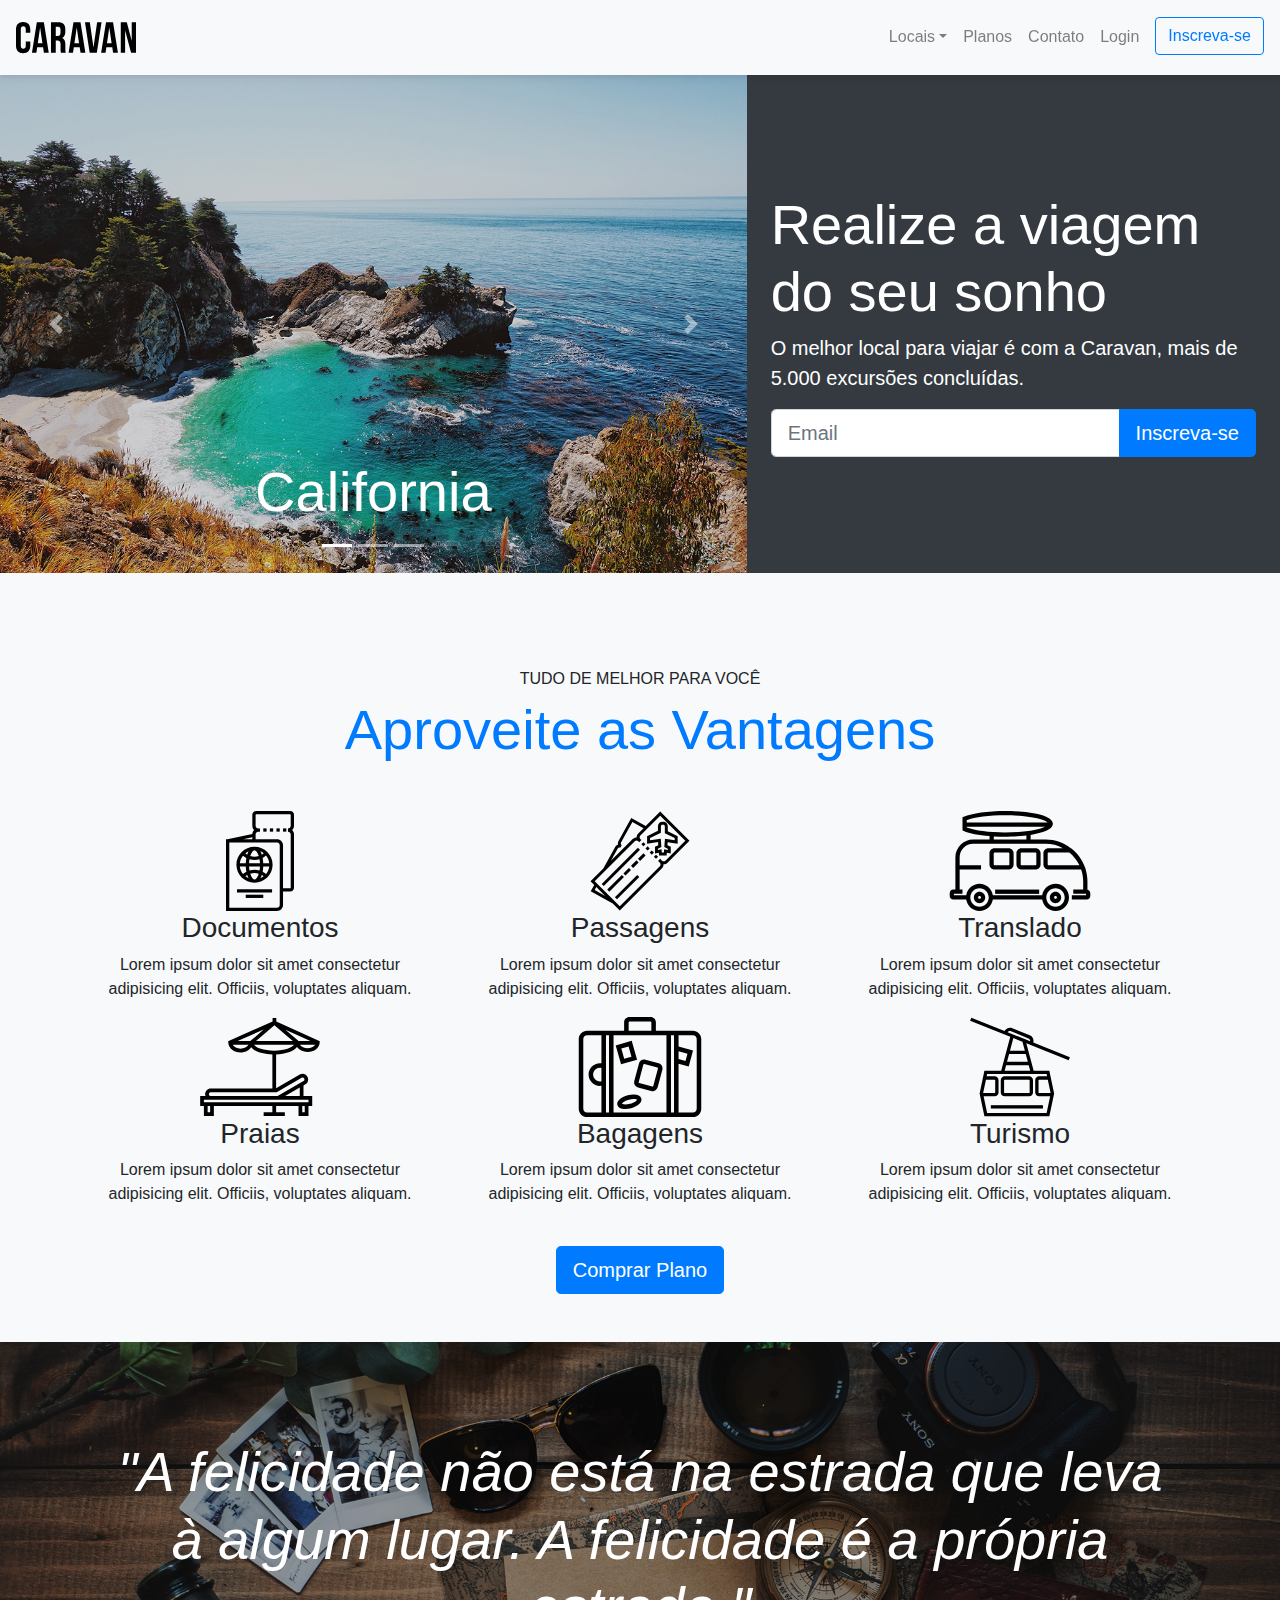
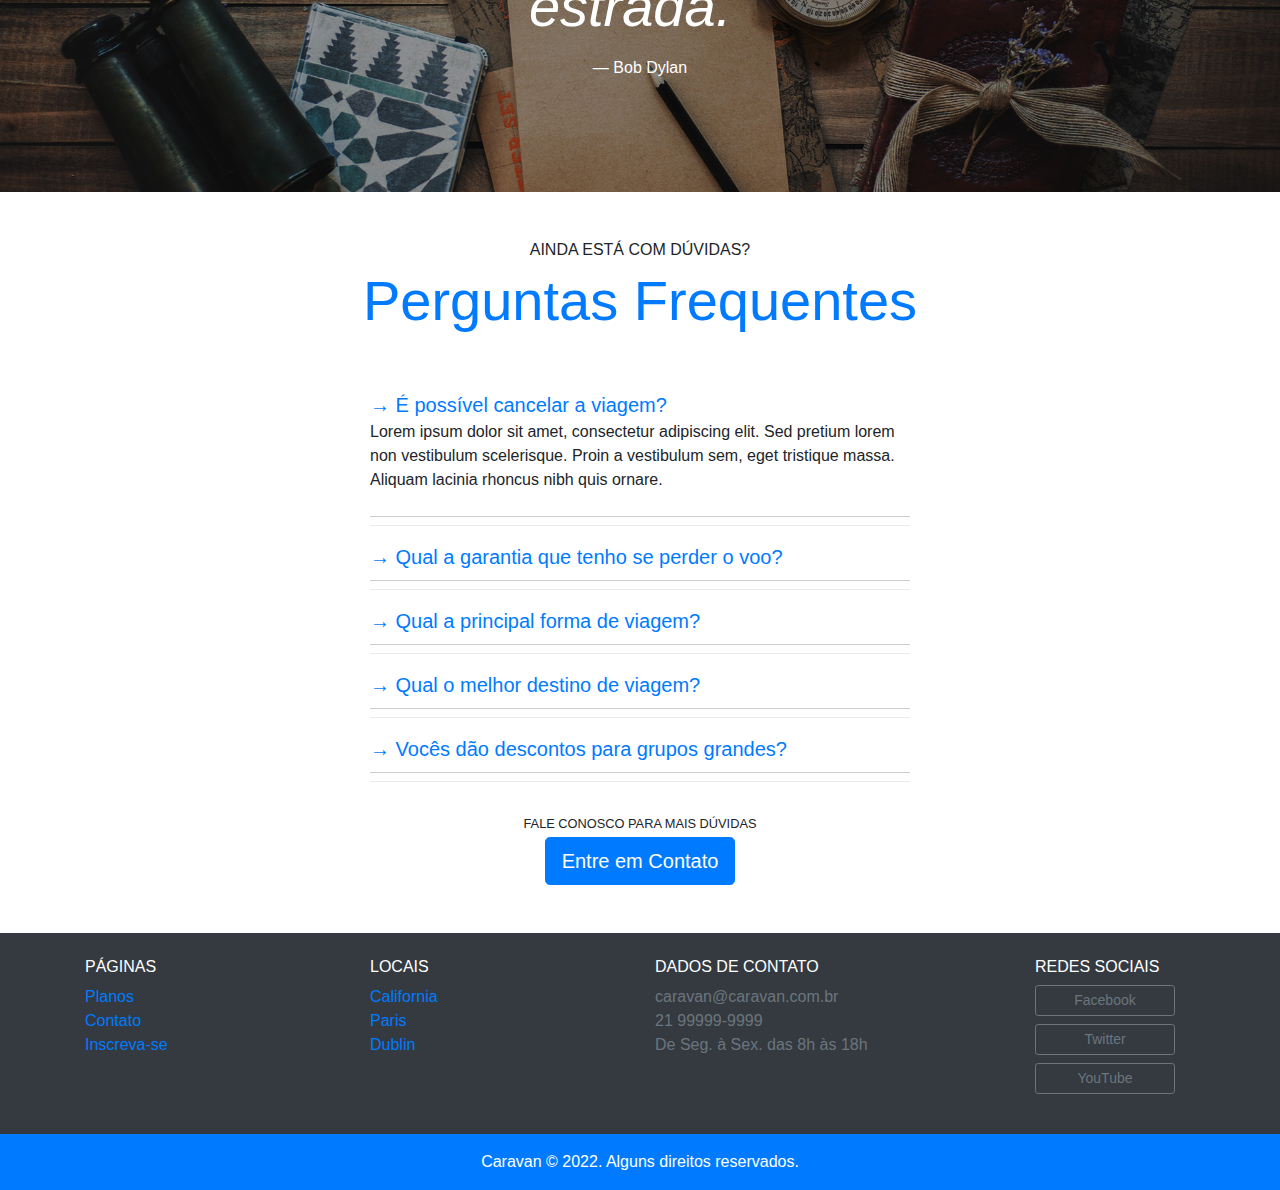
<file: index.html>
<!DOCTYPE html>
<html lang="pt-BR">

<head>
  <meta charset="UTF-8">
  <meta http-equiv="X-UA-Compatible" content="IE=edge">
  <meta name="viewport" content="width=device-width, initial-scale=1.0">
  <link rel="stylesheet" href="css/bootstrap.css">
  <link rel="stylesheet" href="css/style.css">
  <title>Caravan</title>
</head>

<body>
  <!-- Modal -->
  <div class="modal fade" id="modalLogin" tabindex="-1" role="dialog" aria-labelledby="modalLoginTitulo"
    aria-hidden="true">
    <div class="modal-dialog" role="document">
      <div class="modal-content">
        <div class="modal-header">
          <h5 class="modal-title" id="modalLoginTitulo">Entre na sua Conta</h5>
          <button type="button" class="close" data-dismiss="modal" aria-label="Close">
            <span aria-hidden="true">&times;</span>
          </button>
        </div>
        <div class="modal-body">
          <form>
            <div class="form-group">
              <label for="loginEmail">Email</label>
              <input type="email" class="form-control" id="loginEmail">
            </div>
            <div class="form-group">
              <label for="loginSenha">Senha</label>
              <input type="password" class="form-control" id="loginSenha">
            </div>
            <button type="submit" class="btn btn-primary">Entrar na Conta</button>
            <small class="form-text text-muted">Esqueceu a senha? <a href="#">Clique aqui</a>.</small>
          </form>
        </div>
      </div>
    </div>
  </div>
  <!-- Fecha Modal -->

  <header>
    <nav class="navbar navbar-expand-md navbar-light bg-light fixed-top py-3 box-shadow">
      <a href="index.html" class="navbar-brand">
        <img src="./img/caravan.svg" alt="Caravan">
      </a>

      <button class="navbar-toggler" type="button" data-toggle="collapse" data-target="#navbarSupportedContent"
        aria-controls="navbarSupportedContent" aria-expanded="false" aria-label="Toggle navigation">
        <span class="navbar-toggler-icon"></span>
      </button>

      <div class="collapse navbar-collapse" id="navbarSupportedContent">
        <ul class="navbar-nav ml-auto">
          <li class="nav-item dropdown">
            <a href="#" class="nav-link dropdown-toggle" id="navbarDropdown" role="button" data-toggle="dropdown"
              aria-haspopup="true" aria-expanded="false">Locais</a>
            <div class="dropdown-menu" aria-labelledby="navbarDropdown">
              <a href="local.html" class="dropdown-item">California</a>
              <a href="local.html" class="dropdown-item">Dublin</a>
              <a href="local.html" class="dropdown-item">Paris</a>
            </div>
          </li>
          <li class="nav-item">
            <a href="./planos.html" class="nav-link">Planos</a>
          </li>
          <li class="nav-item">
            <a href="./contato.html" class="nav-link">Contato</a>
          </li>
          <li class="nav-item">
            <a href="#" class="nav-link" data-toggle="modal" data-target="#modalLogin">Login</a>
          </li>
          <li class="nav-item">
            <a href="./inscricao.html" class="btn btn-outline-primary ml-md-2">Inscreva-se</a>
          </li>
        </ul>
      </div>
    </nav>
  </header>

  <main>
    <section class="container-fluid">
      <div class="row bg-dark text-white">
        <div class="col-lg-7 p-0">
          <div id="carouselCidades" class="carousel slide" data-ride="carousel">
            <ol class="carousel-indicators">
              <li data-target="#carouselCidades" data-slide-to="0" class="active"></li>
              <li data-target="#carouselCidades" data-slide-to="1"></li>
              <li data-target="#carouselCidades" data-slide-to="2"></li>
            </ol>
            <div class="carousel-inner">
              <div class="carousel-item active">
                <img class="d-block w-100" src="img/california.jpg" alt="California">
                <div class="carousel-caption">
                  <h3 class="display-4">California</h3>
                </div>
              </div>
              <div class="carousel-item">
                <img class="d-block w-100" src="img/paris.jpg" alt="Paris">
                <div class="carousel-caption">
                  <h3 class="display-4">Paris</h3>
                </div>
              </div>
              <div class="carousel-item">
                <img class="d-block w-100" src="img/dublin.jpg" alt="Dublin">
                <div class="carousel-caption">
                  <h3 class="display-4">Dublin</h3>
                </div>
              </div>
            </div>
            <a class="carousel-control-prev" href="#carouselCidades" role="button" data-slide="prev">
              <span class="carousel-control-prev-icon" aria-hidden="true"></span>
              <span class="sr-only">Anterior</span>
            </a>
            <a class="carousel-control-next" href="#carouselCidades" role="button" data-slide="next">
              <span class="carousel-control-next-icon" aria-hidden="true"></span>
              <span class="sr-only">Próximo</span>
            </a>
          </div>
        </div>
        <div class="col-lg-5 p-4 align-self-center">
          <h1 class="display-4">Realize a viagem do seu sonho</h1>
          <p class="lead">O melhor local para viajar é com a Caravan, mais de 5.000 excursões concluídas.</p>
          <form action="">
            <div class="input-group input-group-lg">
              <input type="text" class="form-control" placeholder="Email" aria-label="Email">
              <span class="input-group-append">
                <button class="btn btn-primary" type="button">Inscreva-se</button>
              </span>
            </div>
          </form>
        </div>
      </div>
    </section>

    <section class="py-5 bg-light text-center">
      <div class="container">
        <div class="my-5">
          <span class="h6 d-block">TUDO DE MELHOR PARA VOCÊ</span>
          <h2 class="display-4 text-primary">Aproveite as Vantagens</h2>
        </div>

        <div class="row">
          <div class="col-xl-4 col-md-6">
            <div style="height: 100px;" class="d-flex justify-content-center">
              <img src="./img/icones/documentos.svg" alt="Passaporte">
            </div>
            <h3>Documentos</h3>
            <p>Lorem ipsum dolor sit amet consectetur adipisicing elit. Officiis, voluptates aliquam.</p>
          </div>
          <div class="col-xl-4 col-md-6">
            <div style="height: 100px;" class="d-flex justify-content-center">
              <img src="./img/icones/passagens.svg" alt="Passagens">
            </div>
            <h3>Passagens</h3>
            <p>Lorem ipsum dolor sit amet consectetur adipisicing elit. Officiis, voluptates aliquam.</p>
          </div>
          <div class="col-xl-4 col-md-6">
            <div style="height: 100px;" class="d-flex justify-content-center">
              <img src="./img/icones/translado.svg" alt="Translado">
            </div>
            <h3>Translado</h3>
            <p>Lorem ipsum dolor sit amet consectetur adipisicing elit. Officiis, voluptates aliquam.</p>
          </div>
          <div class="col-xl-4 col-md-6">
            <div style="height: 100px;" class="d-flex justify-content-center">
              <img src="./img/icones/praias.svg" alt="Praias">
            </div>
            <h3>Praias</h3>
            <p>Lorem ipsum dolor sit amet consectetur adipisicing elit. Officiis, voluptates aliquam.</p>
          </div>
          <div class="col-xl-4 col-md-6">
            <div style="height: 100px;" class="d-flex justify-content-center">
              <img src="./img/icones/bagagens.svg" alt="Bagagens">
            </div>
            <h3>Bagagens</h3>
            <p>Lorem ipsum dolor sit amet consectetur adipisicing elit. Officiis, voluptates aliquam.</p>
          </div>
          <div class="col-xl-4 col-md-6">
            <div style="height: 100px;" class="d-flex justify-content-center">
              <img src="./img/icones/turismo.svg" alt="Turismo">
            </div>
            <h3>Turismo</h3>
            <p>Lorem ipsum dolor sit amet consectetur adipisicing elit. Officiis, voluptates aliquam.</p>
          </div>
        </div>

        <a href="./planos.html" class="btn btn-primary btn-lg mt-4">Comprar Plano</a>
      </div>
    </section>

    <section id="home-quote" class="p-md-5">
      <blockquote class="blockquote text-center text-white p-md-5 p-3">
        <p class="display-4">
          <em>
            "A felicidade não está na estrada que leva à algum lugar. A felicidade é a própria estrada."
          </em>
        </p>
        <footer class="blockquote-footer text-white">Bob Dylan</footer>
      </blockquote>
    </section>

    <section class="container">
      <div class="my-5 text-center">
        <span class="h6 d-block">AINDA ESTÁ COM DÚVIDAS?</span>
        <h2 class="display-4 text-primary">Perguntas Frequentes</h2>
      </div>
      <div class="row justify-content-center">
        <div class="col-md-6" id="perguntasFrequentes">

          <div class="pergunta py-2">
            <a class="lead" data-toggle="collapse" href="#pergunta1" aria-expanded="true" aria-controls="pergunta1">→ É
              possível cancelar a viagem?</a>
            <div id="pergunta1" class="collapse show" data-parent="#perguntasFrequentes" role="tabpanel">
              <p>Lorem ipsum dolor sit amet, consectetur adipiscing elit. Sed pretium lorem non vestibulum scelerisque.
                Proin a vestibulum sem, eget tristique massa. Aliquam lacinia rhoncus nibh quis ornare.</p>
            </div>
          </div>

          <div class="dropdown-divider"></div>
          <div class="pergunta py-2">
            <a class="lead" data-toggle="collapse" href="#pergunta2" aria-expanded="true" aria-controls="pergunta2">→
              Qual a garantia que tenho se perder o voo?</a>
            <div id="pergunta2" class="collapse" data-parent="#perguntasFrequentes" role="tabpanel">
              <p>Lorem ipsum dolor sit amet, consectetur adipiscing elit. Sed pretium lorem non vestibulum scelerisque.
                Proin a vestibulum sem, eget tristique massa. Aliquam lacinia rhoncus nibh quis ornare.</p>
            </div>
          </div>
          <div class="dropdown-divider"></div>
          <div class="pergunta py-2">
            <a class="lead" data-toggle="collapse" href="#pergunta3" aria-expanded="true" aria-controls="pergunta3">→
              Qual a principal forma de viagem?</a>
            <div id="pergunta3" class="collapse" data-parent="#perguntasFrequentes" role="tabpanel">
              <p>Lorem ipsum dolor sit amet, consectetur adipiscing elit. Sed pretium lorem non vestibulum scelerisque.
                Proin a vestibulum sem, eget tristique massa. Aliquam lacinia rhoncus nibh quis ornare.</p>
            </div>
          </div>
          <div class="dropdown-divider"></div>
          <div class="pergunta py-2">
            <a class="lead" data-toggle="collapse" href="#pergunta4" aria-expanded="true" aria-controls="pergunta4">→
              Qual o melhor destino de viagem?</a>
            <div id="pergunta4" class="collapse" data-parent="#perguntasFrequentes" role="tabpanel">
              <p>Lorem ipsum dolor sit amet, consectetur adipiscing elit. Sed pretium lorem non vestibulum scelerisque.
                Proin a vestibulum sem, eget tristique massa. Aliquam lacinia rhoncus nibh quis ornare.</p>
            </div>
          </div>
          <div class="dropdown-divider"></div>
          <div class="pergunta py-2">
            <a class="lead" data-toggle="collapse" href="#pergunta5" aria-expanded="true" aria-controls="pergunta5">→
              Vocês dão descontos para grupos grandes?</a>
            <div id="pergunta5" class="collapse" data-parent="#perguntasFrequentes" role="tabpanel">
              <p>Lorem ipsum dolor sit amet, consectetur adipiscing elit. Sed pretium lorem non vestibulum scelerisque.
                Proin a vestibulum sem, eget tristique massa. Aliquam lacinia rhoncus nibh quis ornare.</p>
            </div>
          </div>
          <div class="dropdown-divider"></div>
        </div>
      </div>
      <div class="text-center my-4">
        <p class="small m-1">FALE CONOSCO PARA MAIS DÚVIDAS</p>
        <a class="btn btn-primary btn-lg" href="contato.html">Entre em Contato</a>
      </div>
    </section>
  </main>

  <footer class="bg-dark text-white mt-5">
    <div class="container py-4">
      <div class="row">
        <div class="col-md-3 col-6">
          <h4 class="h6">PÁGINAS</h4>
          <ul class="list-unstyled">
            <li><a href="planos.html">Planos</a></li>
            <li><a href="contato.html">Contato</a></li>
            <li><a href="inscricao.html">Inscreva-se</a></li>
          </ul>
        </div>
        <div class="col-md-3 col-6">
          <h4 class="h6">LOCAIS</h4>
          <ul class="list-unstyled">
            <li><a href="locais.html">California</a></li>
            <li><a href="locais.html">Paris</a></li>
            <li><a href="locais.html">Dublin</a></li>
          </ul>
        </div>
        <div class="col-md-4">
          <h4 class="h6">DADOS DE CONTATO</h4>
          <ul class="list-unstyled text-secondary">
            <li>caravan@caravan.com.br</li>
            <li>21 99999-9999</li>
            <li>De Seg. à Sex. das 8h às 18h</li>
          </ul>
        </div>
        <div class="col-md-2">
          <h4 class="h6">REDES SOCIAIS</h4>
          <ul class="list-unstyled">
            <li><a href="#" style="max-width: 140px;"
                class="btn btn-outline-secondary btn-sm btn-block mb-2">Facebook</a></li>
            <li><a href="#" style="max-width: 140px;"
                class="btn btn-outline-secondary btn-sm btn-block mb-2">Twitter</a></li>
            <li><a href="#" style="max-width: 140px;"
                class="btn btn-outline-secondary btn-sm btn-block mb-2">YouTube</a></li>
          </ul>
        </div>
      </div>
    </div>

    <div class="bg-primary text-center py-3">
      <p class="mb-0">Caravan © 2022. Alguns direitos reservados.</p>
    </div>
  </footer>

  <script type="text/javascript" src="js/jquery-3.2.1.slim.min.js"></script>
  <script type="text/javascript" src="js/popper.min.js"></script>
  <script type="text/javascript" src="js/bootstrap.js"></script>
  <script type="text/javascript" src="js/app.js"></script>
</body>

</html>
</file>
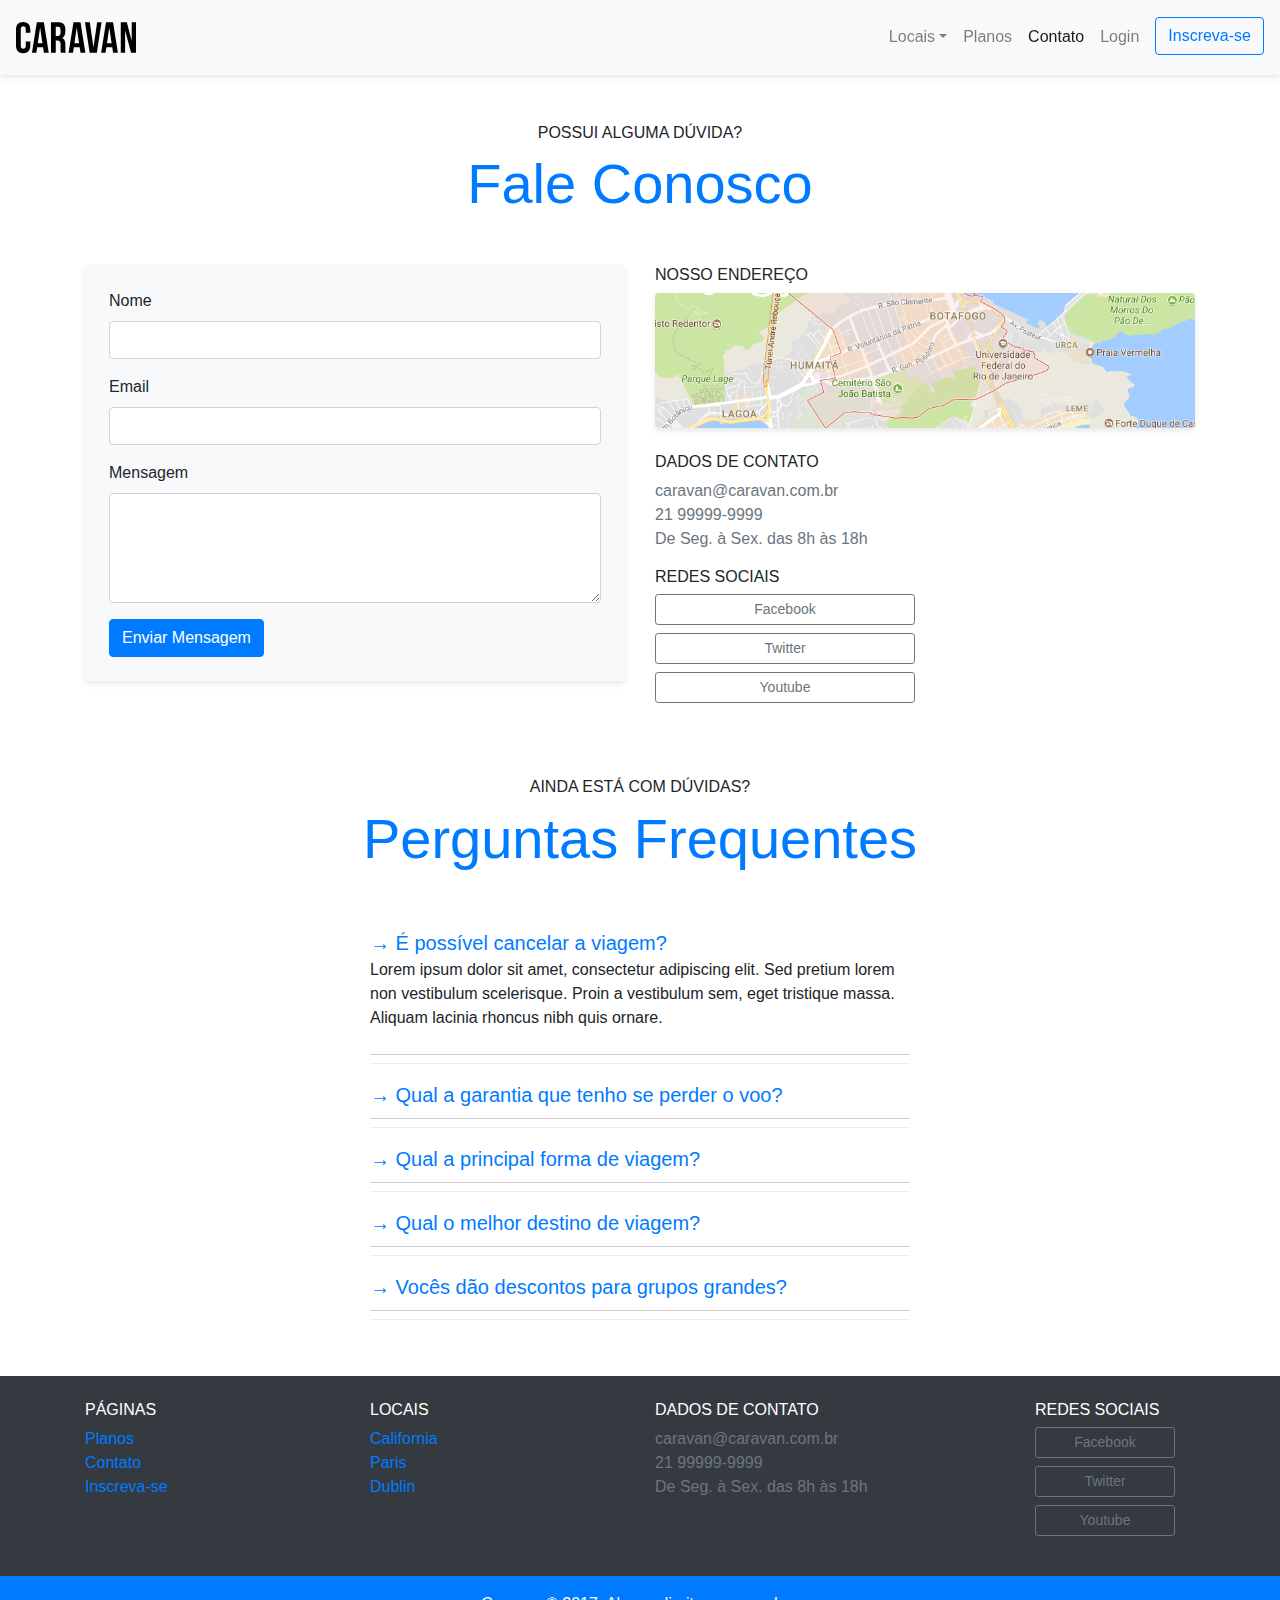
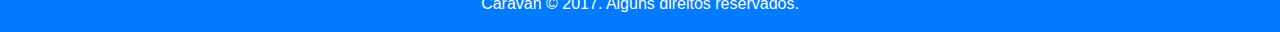
<file: contato.html>
<!DOCTYPE html>
<html lang="pt-BR">

<head>
  <meta charset="UTF-8">
  <meta http-equiv="X-UA-Compatible" content="IE=edge">
  <meta name="viewport" content="width=device-width, initial-scale=1.0">
  <link rel="stylesheet" href="css/bootstrap.css">
  <link rel="stylesheet" href="css/style.css">
  <title>Caravan - Contato</title>
</head>

<body>
  <!-- Modal -->
  <div class="modal fade" id="modalLogin" tabindex="-1" role="dialog" aria-labelledby="modalLoginTitulo"
    aria-hidden="true">
    <div class="modal-dialog" role="document">
      <div class="modal-content">
        <div class="modal-header">
          <h5 class="modal-title" id="modalLoginTitulo">Entre na sua Conta</h5>
          <button type="button" class="close" data-dismiss="modal" aria-label="Close">
            <span aria-hidden="true">&times;</span>
          </button>
        </div>
        <div class="modal-body">
          <form>
            <div class="form-group">
              <label for="loginEmail">Email</label>
              <input type="email" class="form-control" id="loginEmail">
            </div>
            <div class="form-group">
              <label for="loginSenha">Senha</label>
              <input type="password" class="form-control" id="loginSenha">
            </div>
            <button type="submit" class="btn btn-primary">Entrar na Conta</button>
            <small class="form-text text-muted">Esqueceu a senha? <a href="#">Clique aqui</a>.</small>
          </form>
        </div>
      </div>
    </div>
  </div>
  <!-- Fecha Modal -->

  <header>
    <nav class="navbar navbar-expand-md navbar-light bg-light fixed-top py-3 box-shadow">
      <a href="index.html" class="navbar-brand">
        <img src="./img/caravan.svg" alt="Caravan">
      </a>

      <button class="navbar-toggler" type="button" data-toggle="collapse" data-target="#navbarSupportedContent"
        aria-controls="navbarSupportedContent" aria-expanded="false" aria-label="Toggle navigation">
        <span class="navbar-toggler-icon"></span>
      </button>

      <div class="collapse navbar-collapse" id="navbarSupportedContent">
        <ul class="navbar-nav ml-auto">
          <li class="nav-item dropdown">
            <a href="#" class="nav-link dropdown-toggle" id="navbarDropdown" role="button" data-toggle="dropdown"
              aria-haspopup="true" aria-expanded="false">Locais</a>
            <div class="dropdown-menu" aria-labelledby="navbarDropdown">
              <a href="local.html" class="dropdown-item">California</a>
              <a href="local.html" class="dropdown-item">Dublin</a>
              <a href="local.html" class="dropdown-item">Paris</a>
            </div>
          </li>
          <li class="nav-item">
            <a href="./planos.html" class="nav-link">Planos</a>
          </li>
          <li class="nav-item">
            <a href="./contato.html" class="nav-link active">Contato</a>
          </li>
          <li class="nav-item">
            <a href="#" class="nav-link" data-toggle="modal" data-target="#modalLogin">Login</a>
          </li>
          <li class="nav-item">
            <a href="./inscricao.html" class="btn btn-outline-primary ml-md-2">Inscreva-se</a>
          </li>
        </ul>
      </div>
    </nav>
  </header>

  <main>
    <section class="container">
      <div class="my-5 text-center">
        <span class="h6 d-block">POSSUI ALGUMA DÚVIDA?</span>
        <h1 class="display-4 text-primary">Fale Conosco</h1>
      </div>
      <div class="row">
        <div class="col-lg mb-5">
          <form class="bg-light rounded p-4 box-shadow" action="">
            <div class="form-group">
              <label for="clienteNome">Nome</label>
              <input type="text" class="form-control" id="clienteNome">
            </div>
            <div class="form-group">
              <label for="clienteEmail">Email</label>
              <input type="email" class="form-control" id="clienteEmail">
            </div>
            <div class="form-group">
              <label for="clienteMensagem">Mensagem</label>
              <textarea id="clienteMensagem" class="form-control" rows="4"></textarea>
            </div>
            <button type="submit" class="btn btn-primary">Enviar Mensagem</button>
          </form>
        </div>
        <div class="col-lg">
          <h2 class="h6">NOSSO ENDEREÇO</h2>
          <a href="#"><img class="img-fluid box-shadow rounded mb-4" src="img/mapa.png" alt="Endereço da Empresa"></a>

          <h2 class="h6">DADOS DE CONTATO</h2>
          <ul class="list-unstyled text-secondary">
            <li>caravan@caravan.com.br</li>
            <li>21 99999-9999</li>
            <li>De Seg. à Sex. das 8h às 18h</li>
          </ul>

          <h2 class="h6">REDES SOCIAIS</h2>
          <ul class="list-unstyled" style="max-width: 260px">
            <li><a class="btn btn-outline-secondary btn-sm btn-block mb-2" href="#">Facebook</a></li>
            <li><a class="btn btn-outline-secondary btn-sm btn-block mb-2" href="#">Twitter</a></li>
            <li><a class="btn btn-outline-secondary btn-sm btn-block mb-2" href="#">Youtube</a></li>
          </ul>
        </div>
      </div>
    </section>

    <section class="container">
      <div class="my-5 text-center">
        <span class="h6 d-block">AINDA ESTÁ COM DÚVIDAS?</span>
        <h2 class="display-4 text-primary">Perguntas Frequentes</h2>
      </div>
      <div class="row justify-content-center">
        <div class="col-md-6" id="perguntasFrequentes" data-children=".pergunta">
          <div class="pergunta py-2">
            <a class="lead" data-toggle="collapse" data-parent="#perguntasFrequentes" href="#pergunta1"
              aria-expanded="true" aria-controls="pergunta1">→ É possível cancelar a viagem?</a>
            <div id="pergunta1" class="collapse show" role="tabpanel">
              <p>Lorem ipsum dolor sit amet, consectetur adipiscing elit. Sed pretium lorem non vestibulum scelerisque.
                Proin a vestibulum sem, eget tristique massa. Aliquam lacinia rhoncus nibh quis ornare.</p>
            </div>
          </div>
          <div class="dropdown-divider"></div>
          <div class="pergunta py-2">
            <a class="lead" data-toggle="collapse" data-parent="#perguntasFrequentes" href="#pergunta2"
              aria-expanded="true" aria-controls="pergunta2">→ Qual a garantia que tenho se perder o voo?</a>
            <div id="pergunta2" class="collapse" role="tabpanel">
              <p>Lorem ipsum dolor sit amet, consectetur adipiscing elit. Sed pretium lorem non vestibulum scelerisque.
                Proin a vestibulum sem, eget tristique massa. Aliquam lacinia rhoncus nibh quis ornare.</p>
            </div>
          </div>
          <div class="dropdown-divider"></div>
          <div class="pergunta py-2">
            <a class="lead" data-toggle="collapse" data-parent="#perguntasFrequentes" href="#pergunta3"
              aria-expanded="true" aria-controls="pergunta3">→ Qual a principal forma de viagem?</a>
            <div id="pergunta3" class="collapse" role="tabpanel">
              <p>Lorem ipsum dolor sit amet, consectetur adipiscing elit. Sed pretium lorem non vestibulum scelerisque.
                Proin a vestibulum sem, eget tristique massa. Aliquam lacinia rhoncus nibh quis ornare.</p>
            </div>
          </div>
          <div class="dropdown-divider"></div>
          <div class="pergunta py-2">
            <a class="lead" data-toggle="collapse" data-parent="#perguntasFrequentes" href="#pergunta4"
              aria-expanded="true" aria-controls="pergunta4">→ Qual o melhor destino de viagem?</a>
            <div id="pergunta4" class="collapse" role="tabpanel">
              <p>Lorem ipsum dolor sit amet, consectetur adipiscing elit. Sed pretium lorem non vestibulum scelerisque.
                Proin a vestibulum sem, eget tristique massa. Aliquam lacinia rhoncus nibh quis ornare.</p>
            </div>
          </div>
          <div class="dropdown-divider"></div>
          <div class="pergunta py-2">
            <a class="lead" data-toggle="collapse" data-parent="#perguntasFrequentes" href="#pergunta5"
              aria-expanded="true" aria-controls="pergunta5">→ Vocês dão descontos para grupos grandes?</a>
            <div id="pergunta5" class="collapse" role="tabpanel">
              <p>Lorem ipsum dolor sit amet, consectetur adipiscing elit. Sed pretium lorem non vestibulum scelerisque.
                Proin a vestibulum sem, eget tristique massa. Aliquam lacinia rhoncus nibh quis ornare.</p>
            </div>
          </div>
          <div class="dropdown-divider"></div>
        </div>
      </div>
    </section>

    <footer class="bg-dark text-white mt-5">
      <div class="container py-4">
        <div class="row">
          <div class="col-md-3 col-6">
            <h4 class="h6">PÁGINAS</h4>
            <ul class="list-unstyled">
              <li><a href="planos.html">Planos</a></li>
              <li><a href="contato.html">Contato</a></li>
              <li><a href="inscricao.html">Inscreva-se</a></li>
            </ul>
          </div>
          <div class="col-md-3 col-6">
            <h4 class="h6">LOCAIS</h4>
            <ul class="list-unstyled">
              <li><a href="local.html">California</a></li>
              <li><a href="local.html">Paris</a></li>
              <li><a href="local.html">Dublin</a></li>
            </ul>
          </div>
          <div class="col-md-4">
            <h4 class="h6">DADOS DE CONTATO</h4>
            <ul class="list-unstyled text-secondary">
              <li>caravan@caravan.com.br</li>
              <li>21 99999-9999</li>
              <li>De Seg. à Sex. das 8h às 18h</li>
            </ul>
          </div>
          <div class="col-md-2">
            <h4 class="h6">REDES SOCIAIS</h4>
            <ul class="list-unstyled">
              <li><a class="btn btn-outline-secondary btn-sm btn-block mb-2" href="#"
                  style="max-width: 140px">Facebook</a></li>
              <li><a class="btn btn-outline-secondary btn-sm btn-block mb-2" href="#"
                  style="max-width: 140px">Twitter</a></li>
              <li><a class="btn btn-outline-secondary btn-sm btn-block mb-2" href="#"
                  style="max-width: 140px">Youtube</a></li>
            </ul>
          </div>
        </div>
      </div>
      <div class="bg-primary text-center py-3">
        <p class="mb-0">Caravan © 2017. Alguns direitos reservados.</p>
      </div>
    </footer>

    <script type="text/javascript" src="js/jquery-3.2.1.slim.min.js"></script>
    <script type="text/javascript" src="js/popper.min.js"></script>
    <script type="text/javascript" src="js/bootstrap.js"></script>
    <script type="text/javascript" src="js/app.js"></script>
</body>

</html>
</file>
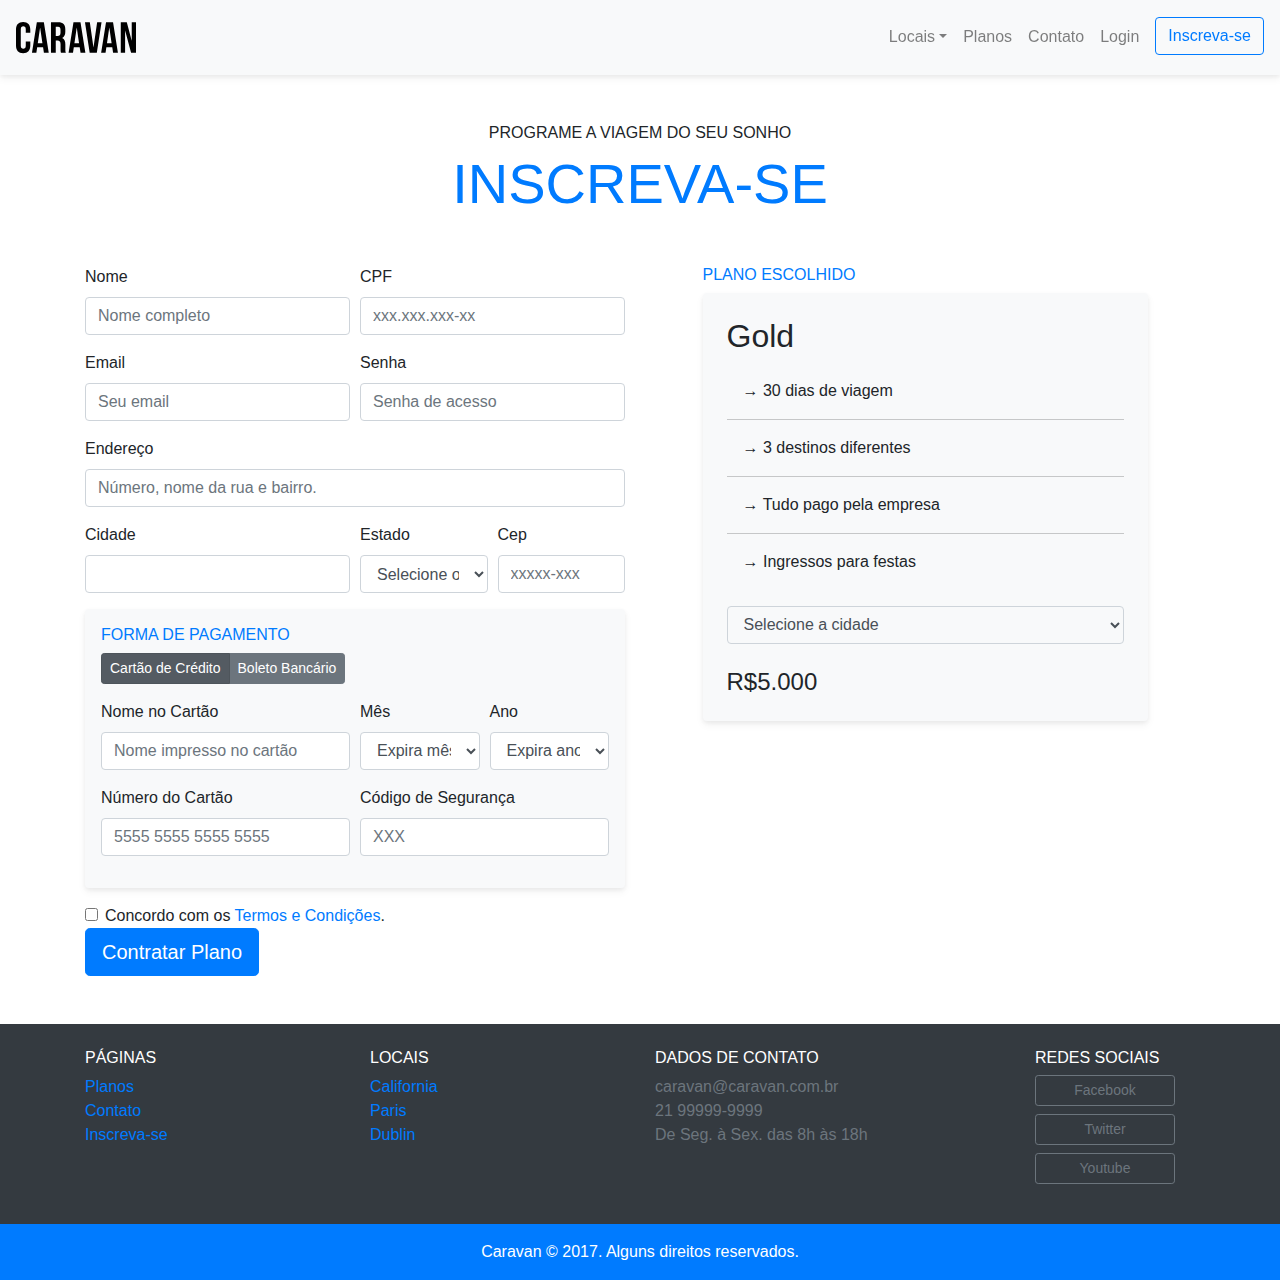
<file: inscricao.html>
<!DOCTYPE html>
<html lang="pt-BR">

<head>
  <meta charset="UTF-8">
  <meta http-equiv="X-UA-Compatible" content="IE=edge">
  <meta name="viewport" content="width=device-width, initial-scale=1.0">
  <link rel="stylesheet" href="css/bootstrap.css">
  <link rel="stylesheet" href="css/style.css">
  <title>Caravan - Inscrição</title>
</head>

<body>
  <!-- Modal -->
  <div class="modal fade" id="modalLogin" tabindex="-1" role="dialog" aria-labelledby="modalLoginTitulo"
    aria-hidden="true">
    <div class="modal-dialog" role="document">
      <div class="modal-content">
        <div class="modal-header">
          <h5 class="modal-title" id="modalLoginTitulo">Entre na sua Conta</h5>
          <button type="button" class="close" data-dismiss="modal" aria-label="Close">
            <span aria-hidden="true">&times;</span>
          </button>
        </div>
        <div class="modal-body">
          <form>
            <div class="form-group">
              <label for="loginEmail">Email</label>
              <input type="email" class="form-control" id="loginEmail">
            </div>
            <div class="form-group">
              <label for="loginSenha">Senha</label>
              <input type="password" class="form-control" id="loginSenha">
            </div>
            <button type="submit" class="btn btn-primary">Entrar na Conta</button>
            <small class="form-text text-muted">Esqueceu a senha? <a href="#">Clique aqui</a>.</small>
          </form>
        </div>
      </div>
    </div>
  </div>
  <!-- Fecha Modal -->

  <header>
    <nav class="navbar navbar-expand-md navbar-light bg-light fixed-top py-3 box-shadow">
      <a href="index.html" class="navbar-brand">
        <img src="./img/caravan.svg" alt="Caravan">
      </a>

      <button class="navbar-toggler" type="button" data-toggle="collapse" data-target="#navbarSupportedContent"
        aria-controls="navbarSupportedContent" aria-expanded="false" aria-label="Toggle navigation">
        <span class="navbar-toggler-icon"></span>
      </button>

      <div class="collapse navbar-collapse" id="navbarSupportedContent">
        <ul class="navbar-nav ml-auto">
          <li class="nav-item dropdown">
            <a href="#" class="nav-link dropdown-toggle" id="navbarDropdown" role="button" data-toggle="dropdown"
              aria-haspopup="true" aria-expanded="false">Locais</a>
            <div class="dropdown-menu" aria-labelledby="navbarDropdown">
              <a href="local.html" class="dropdown-item">California</a>
              <a href="local.html" class="dropdown-item">Dublin</a>
              <a href="local.html" class="dropdown-item">Paris</a>
            </div>
          </li>
          <li class="nav-item">
            <a href="./planos.html" class="nav-link">Planos</a>
          </li>
          <li class="nav-item">
            <a href="./contato.html" class="nav-link">Contato</a>
          </li>
          <li class="nav-item">
            <a href="#" class="nav-link" data-toggle="modal" data-target="#modalLogin">Login</a>
          </li>
          <li class="nav-item">
            <a href="./inscricao.html" class="btn btn-outline-primary ml-md-2">Inscreva-se</a>
          </li>
        </ul>
      </div>
    </nav>
  </header>

  <main>
    <section class="container">
      <div class="my-5 text-center">
        <span class="h6 d-block">PROGRAME A VIAGEM DO SEU SONHO</span>
        <h1 class="display-4 text-primary">INSCREVA-SE</h1>
      </div>
      <div class="row">
        <form class="col-lg-6" action="">
          <div class="form-row">
            <div class="form-group col-md-6">
              <label for="inputNome">Nome</label>
              <input type="text" class="form-control" id="inputNome" placeholder="Nome completo">
            </div>
            <div class="form-group col-md-6">
              <label for="inputCPF">CPF</label>
              <input type="text" class="form-control" id="inputCPF" placeholder="xxx.xxx.xxx-xx">
            </div>
            <div class="form-group col-md-6">
              <label for="inputEmail">Email</label>
              <input type="email" class="form-control" id="inputEmail" placeholder="Seu email">
            </div>
            <div class="form-group col-md-6">
              <label for="inputSenha">Senha</label>
              <input type="password" class="form-control" id="inputSenha" placeholder="Senha de acesso">
            </div>
            <div class="form-group col-12">
              <label for="inputEndereco">Endereço</label>
              <input type="text" class="form-control" id="inputEndereco" placeholder="Número, nome da rua e bairro.">
            </div>
            <div class="form-group col-md-6">
              <label for="inputCidade">Cidade</label>
              <input type="text" class="form-control" id="inputCidade">
            </div>
            <div class="form-group col-md-3 col-6">
              <label for="inputCidade">Estado</label>
              <select id="inputCidade" class="form-control">
                <option>Selecione o Estado</option>
                <option>Rio de Janeiro</option>
                <option>São Paulo</option>
                <option>Paraná</option>
                <option>Ceará</option>
                <option>Acre</option>
                <option>Goiás</option>
              </select>
            </div>
            <div class="form-group col-md-3 col-6">
              <label for="inputCidade">Cep</label>
              <input type="text" class="form-control" id="inputCidade" placeholder="xxxxx-xxx">
            </div>
          </div>
          <div class="bg-light rounded box-shadow p-3 form-group">
            <h2 class="h6 text-primary">FORMA DE PAGAMENTO</h2>
            <nav class="nav btn-group mb-3" id="formaPagamento" role="tablist">
              <button type="button" class="btn btn-secondary active btn-sm" id="nav-cartao-tab" data-toggle="tab"
                href="#nav-cartao" role="tab" aria-controls="nav-cartao" aria-selected="true">Cartão de Crédito</button>
              <button type="button" class="btn btn-secondary btn-sm" id="nav-boleto-tab" data-toggle="tab"
                href="#nav-boleto" role="tab" aria-controls="nav-boleto" aria-selected="false">Boleto Bancário</button>
            </nav>
            <div class="tab-content" id="formaPagamentoConteudo">
              <div class="tab-pane fade show active" id="nav-cartao" role="tabpanel" aria-labelledby="nav-cartao-tab">
                <div class="form-row">
                  <div class="form-group col-md-6">
                    <label for="inputNomeCartao">Nome no Cartão</label>
                    <input type="text" class="form-control" id="inputNomeCartao" placeholder="Nome impresso no cartão">
                  </div>
                  <div class="form-group col-md-3 col-6">
                    <label for="inputCidade">Mês</label>
                    <select id="inputCidade" class="form-control">
                      <option>Expira mês...</option>
                      <option>01</option>
                      <option>02</option>
                      <option>03</option>
                      <option>04</option>
                      <option>05</option>
                    </select>
                  </div>
                  <div class="form-group col-md-3 col-6">
                    <label for="inputAno">Ano</label>
                    <select id="inputAno" class="form-control">
                      <option>Expira ano...</option>
                      <option>2017</option>
                      <option>2018</option>
                      <option>2019</option>
                    </select>
                  </div>
                  <div class="form-group col-md-6">
                    <label for="inputNumeroCartao">Número do Cartão</label>
                    <input type="text" class="form-control" id="inputNumeroCartao" placeholder="5555 5555 5555 5555">
                  </div>
                  <div class="form-group col-md-6">
                    <label for="inputCodigo">Código de Segurança</label>
                    <input type="text" class="form-control" id="inputCodigo" placeholder="XXX">
                  </div>
                </div>
              </div>
              <div class="tab-pane fade" id="nav-boleto" role="tabpanel" aria-labelledby="nav-boleto-tab">
                <p class="lead">Clique em contratar plano que enviaremos um boleto para o seu e-mail.</p>
              </div>
            </div>
          </div>

          <div class="form-check">
            <label class="form-check-label">
              <input type="checkbox" class="form-check-input">
              Concordo com os <a href="#">Termos e Condições</a>.
            </label>
          </div>

          <button type="submit" class="btn btn-primary btn-lg">Contratar Plano</button>

        </form>

        <div class="col-lg-5 mx-auto order-first order-lg-1 mb-5">
          <h2 class="h6 text-primary">PLANO ESCOLHIDO</h2>
          <div class="bg-light rounded p-4 box-shadow">
            <h2>Gold</h2>
            <ul class="lista-plano list-unstyled">
              <li>→ 30 dias de viagem</li>
              <li>→ 3 destinos diferentes</li>
              <li>→ Tudo pago pela empresa</li>
              <li>→ Ingressos para festas</li>
            </ul>
            <form>
              <div class="form-group">
                <select class="form-control bg-light" id="inputCidades">
                  <option>Selecione a cidade</option>
                  <option>California</option>
                  <option>Paris</option>
                  <option>Dublin</option>
                </select>
              </div>
            </form>
            <div class="row mt-4">
              <div class="col">
                <span class="h4">R$5.000</span>
              </div>
            </div>
          </div>
        </div>
      </div>
    </section>

    <footer class="bg-dark text-white mt-5">
      <div class="container py-4">
        <div class="row">
          <div class="col-md-3 col-6">
            <h4 class="h6">PÁGINAS</h4>
            <ul class="list-unstyled">
              <li><a href="planos.html">Planos</a></li>
              <li><a href="contato.html">Contato</a></li>
              <li><a href="inscricao.html">Inscreva-se</a></li>
            </ul>
          </div>
          <div class="col-md-3 col-6">
            <h4 class="h6">LOCAIS</h4>
            <ul class="list-unstyled">
              <li><a href="local.html">California</a></li>
              <li><a href="local.html">Paris</a></li>
              <li><a href="local.html">Dublin</a></li>
            </ul>
          </div>
          <div class="col-md-4">
            <h4 class="h6">DADOS DE CONTATO</h4>
            <ul class="list-unstyled text-secondary">
              <li>caravan@caravan.com.br</li>
              <li>21 99999-9999</li>
              <li>De Seg. à Sex. das 8h às 18h</li>
            </ul>
          </div>
          <div class="col-md-2">
            <h4 class="h6">REDES SOCIAIS</h4>
            <ul class="list-unstyled">
              <li><a class="btn btn-outline-secondary btn-sm btn-block mb-2" href="#"
                  style="max-width: 140px">Facebook</a></li>
              <li><a class="btn btn-outline-secondary btn-sm btn-block mb-2" href="#"
                  style="max-width: 140px">Twitter</a></li>
              <li><a class="btn btn-outline-secondary btn-sm btn-block mb-2" href="#"
                  style="max-width: 140px">Youtube</a></li>
            </ul>
          </div>
        </div>
      </div>
      <div class="bg-primary text-center py-3">
        <p class="mb-0">Caravan © 2017. Alguns direitos reservados.</p>
      </div>
    </footer>

    <script type="text/javascript" src="js/jquery-3.2.1.slim.min.js"></script>
    <script type="text/javascript" src="js/popper.min.js"></script>
    <script type="text/javascript" src="js/bootstrap.js"></script>
    <script type="text/javascript" src="js/app.js"></script>
</body>

</html>
</file>
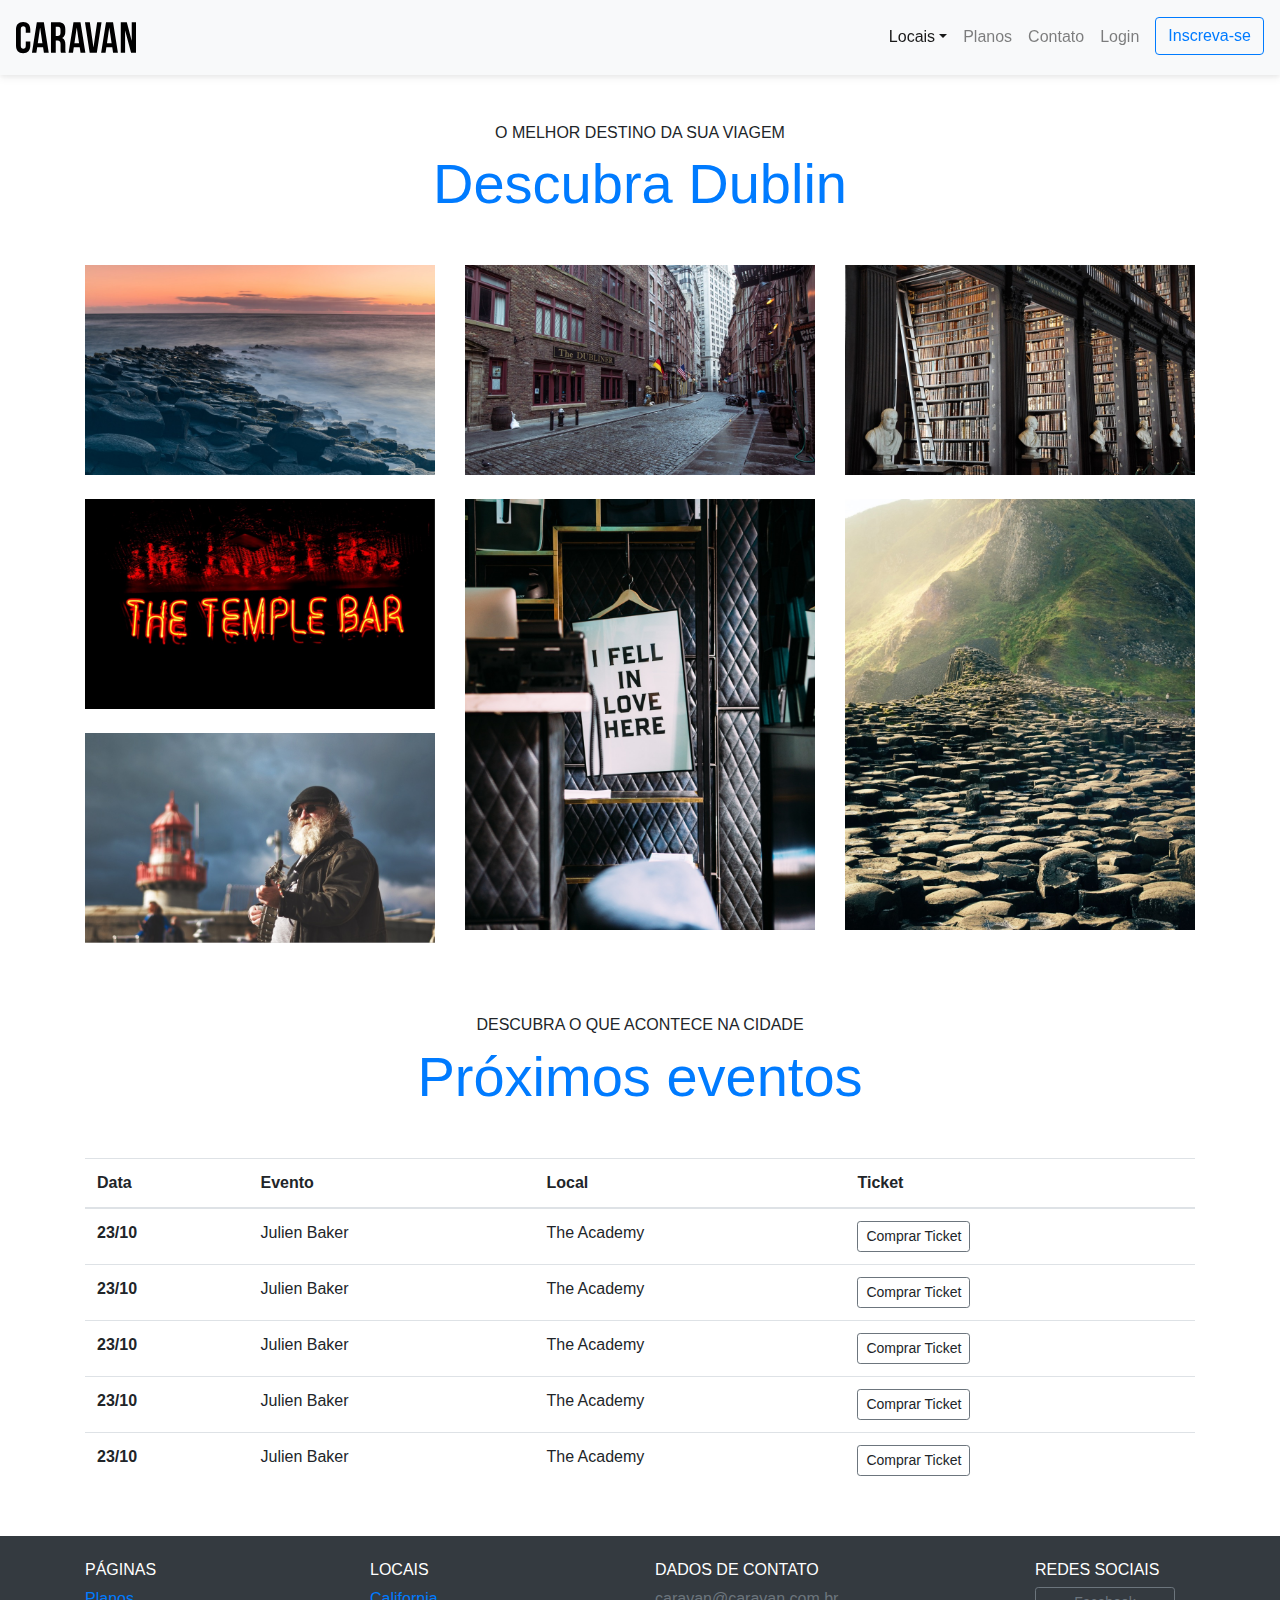
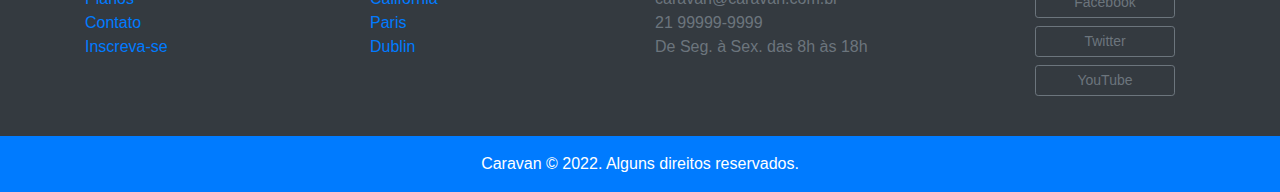
<file: local.html>
<!DOCTYPE html>
<html lang="pt-BR">

<head>
  <meta charset="UTF-8">
  <meta http-equiv="X-UA-Compatible" content="IE=edge">
  <meta name="viewport" content="width=device-width, initial-scale=1.0">
  <link rel="stylesheet" href="css/bootstrap.css">
  <link rel="stylesheet" href="css/style.css">
  <title>Caravan - Local</title>
</head>

<body>
  <!-- Modal -->
  <div class="modal fade" id="modalLogin" tabindex="-1" role="dialog" aria-labelledby="modalLoginTitulo"
    aria-hidden="true">
    <div class="modal-dialog" role="document">
      <div class="modal-content">
        <div class="modal-header">
          <h5 class="modal-title" id="modalLoginTitulo">Entre na sua Conta</h5>
          <button type="button" class="close" data-dismiss="modal" aria-label="Close">
            <span aria-hidden="true">&times;</span>
          </button>
        </div>
        <div class="modal-body">
          <form>
            <div class="form-group">
              <label for="loginEmail">Email</label>
              <input type="email" class="form-control" id="loginEmail">
            </div>
            <div class="form-group">
              <label for="loginSenha">Senha</label>
              <input type="password" class="form-control" id="loginSenha">
            </div>
            <button type="submit" class="btn btn-primary">Entrar na Conta</button>
            <small class="form-text text-muted">Esqueceu a senha? <a href="#">Clique aqui</a>.</small>
          </form>
        </div>
      </div>
    </div>
  </div>
  <!-- Fecha Modal -->

  <header>
    <nav class="navbar navbar-expand-md navbar-light bg-light fixed-top py-3 box-shadow">
      <a href="index.html" class="navbar-brand">
        <img src="./img/caravan.svg" alt="Caravan">
      </a>

      <button class="navbar-toggler" type="button" data-toggle="collapse" data-target="#navbarSupportedContent"
        aria-controls="navbarSupportedContent" aria-expanded="false" aria-label="Toggle navigation">
        <span class="navbar-toggler-icon"></span>
      </button>

      <div class="collapse navbar-collapse" id="navbarSupportedContent">
        <ul class="navbar-nav ml-auto">
          <li class="nav-item dropdown">
            <a href="#" class="nav-link dropdown-toggle active" id="navbarDropdown" role="button" data-toggle="dropdown"
              aria-haspopup="true" aria-expanded="false">Locais</a>
            <div class="dropdown-menu" aria-labelledby="navbarDropdown">
              <a href="local.html" class="dropdown-item">California</a>
              <a href="local.html" class="dropdown-item">Dublin</a>
              <a href="local.html" class="dropdown-item">Paris</a>
            </div>
          </li>
          <li class="nav-item">
            <a href="./planos.html" class="nav-link">Planos</a>
          </li>
          <li class="nav-item">
            <a href="./contato.html" class="nav-link">Contato</a>
          </li>
          <li class="nav-item">
            <a href="#" class="nav-link" data-toggle="modal" data-target="#modalLogin">Login</a>
          </li>
          <li class="nav-item">
            <a href="./inscricao.html" class="btn btn-outline-primary ml-md-2">Inscreva-se</a>
          </li>
        </ul>
      </div>
    </nav>
  </header>

  <main>
    <section class="container">
      <div class="text-center my-5">
        <span class="h6 d-block">O MELHOR DESTINO DA SUA VIAGEM</span>
        <h1 class="display-4 text-primary">Descubra Dublin</h1>
      </div>
      <div class="row">
        <div class="col-md">
          <img src="./img/local/foto-1.jpg" alt="Foto 1" class="img-fluid mb-4">
          <img src="./img/local/foto-2.jpg" alt="Foto 2" class="img-fluid mb-4">
          <img src="./img/local/foto-3.jpg" alt="Foto 3" class="img-fluid mb-4">
        </div>
        <div class="col-md">
          <img src="./img/local/foto-4.jpg" alt="Foto 4" class="img-fluid mb-4">
          <img src="./img/local/foto-5.jpg" alt="Foto 5" class="img-fluid mb-4">
        </div>
        <div class="col-md">
          <img src="./img/local/foto-6.jpg" alt="Foto 6" class="img-fluid mb-4">
          <img src="./img/local/foto-7.jpg" alt="Foto 7" class="img-fluid mb-4">
        </div>
      </div>
    </section>

    <section class="container">
      <div class="text-center my-5">
        <span class="h6 d-block">DESCUBRA O QUE ACONTECE NA CIDADE</span>
        <h1 class="display-4 text-primary">Próximos eventos</h1>
      </div>

      <table class="table table-hover table-responsive-md">
        <thead>
          <tr>
            <th scope="col">Data</th>
            <th scope="col">Evento</th>
            <th scope="col">Local</th>
            <th scope="col">Ticket</th>
          </tr>
        </thead>
        <tbody>
          <tr>
            <th scope="row">23/10</th>
            <td>Julien Baker</td>
            <td>The Academy</td>
            <td><a class="btn btn-outline-secondary btn-sm">Comprar Ticket</a></td>
          </tr>
          <tr>
            <th scope="row">23/10</th>
            <td>Julien Baker</td>
            <td>The Academy</td>
            <td><a class="btn btn-outline-secondary btn-sm">Comprar Ticket</a></td>
          </tr>
          <tr>
            <th scope="row">23/10</th>
            <td>Julien Baker</td>
            <td>The Academy</td>
            <td><a class="btn btn-outline-secondary btn-sm">Comprar Ticket</a></td>
          </tr>
          <tr>
            <th scope="row">23/10</th>
            <td>Julien Baker</td>
            <td>The Academy</td>
            <td><a class="btn btn-outline-secondary btn-sm">Comprar Ticket</a></td>
          </tr>
          <tr>
            <th scope="row">23/10</th>
            <td>Julien Baker</td>
            <td>The Academy</td>
            <td><a class="btn btn-outline-secondary btn-sm">Comprar Ticket</a></td>
          </tr>
        </tbody>
      </table>
    </section>
  </main>

  <footer class="bg-dark text-white mt-5">
    <div class="container py-4">
      <div class="row">
        <div class="col-md-3 col-6">
          <h4 class="h6">PÁGINAS</h4>
          <ul class="list-unstyled">
            <li><a href="planos.html">Planos</a></li>
            <li><a href="contato.html">Contato</a></li>
            <li><a href="inscricao.html">Inscreva-se</a></li>
          </ul>
        </div>
        <div class="col-md-3 col-6">
          <h4 class="h6">LOCAIS</h4>
          <ul class="list-unstyled">
            <li><a href="locais.html">California</a></li>
            <li><a href="locais.html">Paris</a></li>
            <li><a href="locais.html">Dublin</a></li>
          </ul>
        </div>
        <div class="col-md-4">
          <h4 class="h6">DADOS DE CONTATO</h4>
          <ul class="list-unstyled text-secondary">
            <li>caravan@caravan.com.br</li>
            <li>21 99999-9999</li>
            <li>De Seg. à Sex. das 8h às 18h</li>
          </ul>
        </div>
        <div class="col-md-2">
          <h4 class="h6">REDES SOCIAIS</h4>
          <ul class="list-unstyled">
            <li><a href="#" style="max-width: 140px;"
                class="btn btn-outline-secondary btn-sm btn-block mb-2">Facebook</a></li>
            <li><a href="#" style="max-width: 140px;"
                class="btn btn-outline-secondary btn-sm btn-block mb-2">Twitter</a></li>
            <li><a href="#" style="max-width: 140px;"
                class="btn btn-outline-secondary btn-sm btn-block mb-2">YouTube</a></li>
          </ul>
        </div>
      </div>
    </div>

    <div class="bg-primary text-center py-3">
      <p class="mb-0">Caravan © 2022. Alguns direitos reservados.</p>
    </div>
  </footer>

  <script type="text/javascript" src="js/jquery-3.2.1.slim.min.js"></script>
  <script type="text/javascript" src="js/popper.min.js"></script>
  <script type="text/javascript" src="js/bootstrap.js"></script>
  <script type="text/javascript" src="js/app.js"></script>
</body>

</html>
</file>
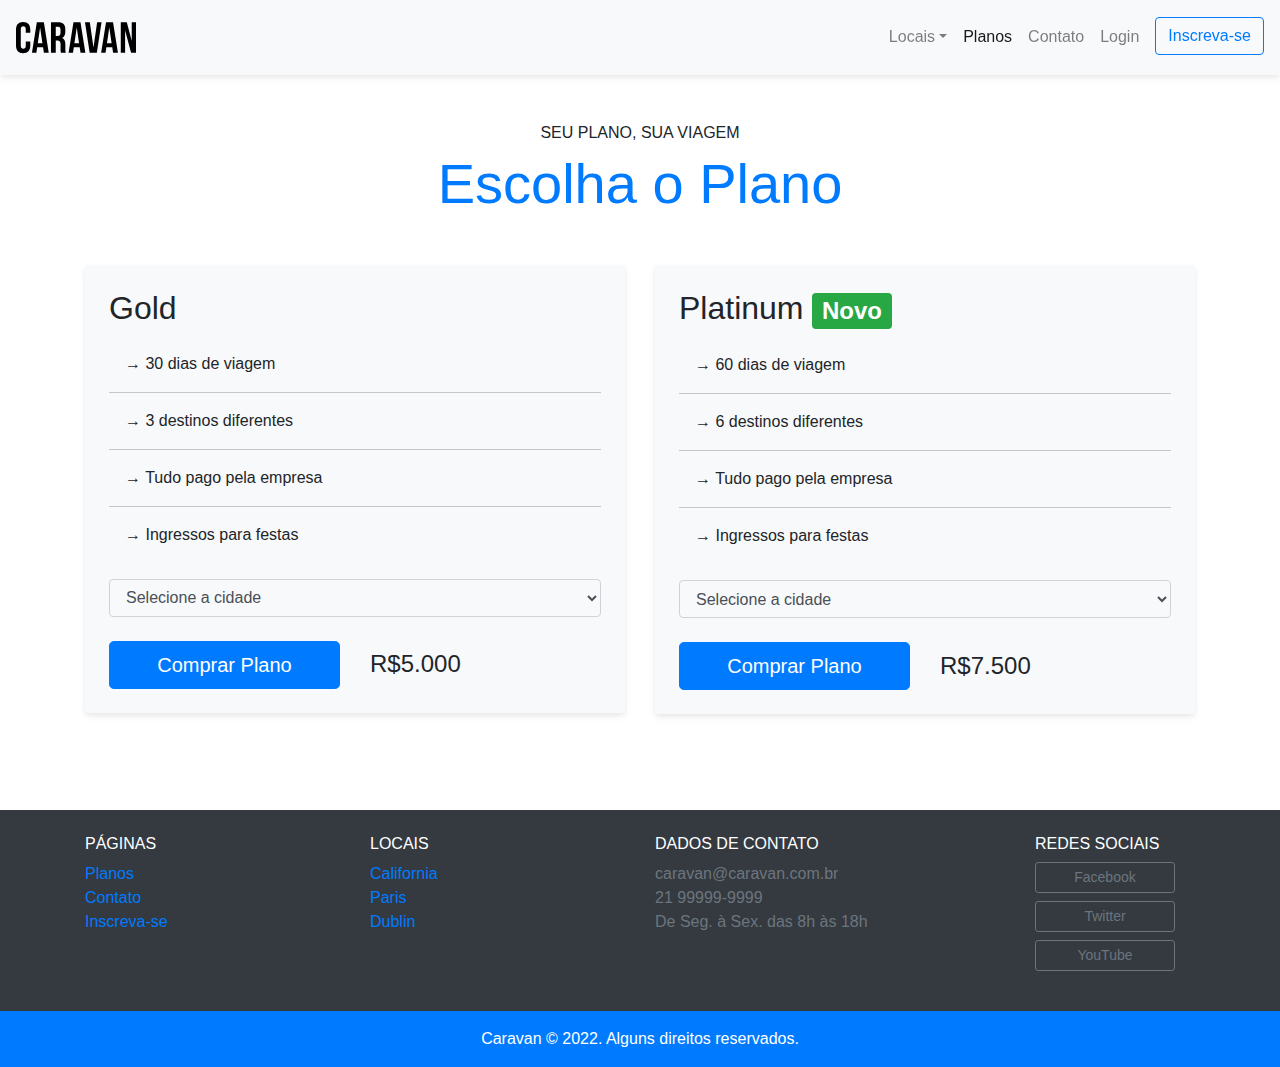
<file: planos.html>
<!DOCTYPE html>
<html lang="pt-BR">

<head>
  <meta charset="UTF-8">
  <meta http-equiv="X-UA-Compatible" content="IE=edge">
  <meta name="viewport" content="width=device-width, initial-scale=1.0">
  <link rel="stylesheet" href="css/bootstrap.css">
  <link rel="stylesheet" href="css/style.css">
  <title>Caravan - Planos</title>
</head>

<body>
  <!-- Modal -->
  <div class="modal fade" id="modalLogin" tabindex="-1" role="dialog" aria-labelledby="modalLoginTitulo"
    aria-hidden="true">
    <div class="modal-dialog" role="document">
      <div class="modal-content">
        <div class="modal-header">
          <h5 class="modal-title" id="modalLoginTitulo">Entre na sua Conta</h5>
          <button type="button" class="close" data-dismiss="modal" aria-label="Close">
            <span aria-hidden="true">&times;</span>
          </button>
        </div>
        <div class="modal-body">
          <form>
            <div class="form-group">
              <label for="loginEmail">Email</label>
              <input type="email" class="form-control" id="loginEmail">
            </div>
            <div class="form-group">
              <label for="loginSenha">Senha</label>
              <input type="password" class="form-control" id="loginSenha">
            </div>
            <button type="submit" class="btn btn-primary">Entrar na Conta</button>
            <small class="form-text text-muted">Esqueceu a senha? <a href="#">Clique aqui</a>.</small>
          </form>
        </div>
      </div>
    </div>
  </div>
  <!-- Fecha Modal -->

  <header>
    <nav class="navbar navbar-expand-md navbar-light bg-light fixed-top py-3 box-shadow">
      <a href="index.html" class="navbar-brand">
        <img src="./img/caravan.svg" alt="Caravan">
      </a>

      <button class="navbar-toggler" type="button" data-toggle="collapse" data-target="#navbarSupportedContent"
        aria-controls="navbarSupportedContent" aria-expanded="false" aria-label="Toggle navigation">
        <span class="navbar-toggler-icon"></span>
      </button>

      <div class="collapse navbar-collapse" id="navbarSupportedContent">
        <ul class="navbar-nav ml-auto">
          <li class="nav-item dropdown">
            <a href="#" class="nav-link dropdown-toggle" id="navbarDropdown" role="button" data-toggle="dropdown"
              aria-haspopup="true" aria-expanded="false">Locais</a>
            <div class="dropdown-menu" aria-labelledby="navbarDropdown">
              <a href="local.html" class="dropdown-item">California</a>
              <a href="local.html" class="dropdown-item">Dublin</a>
              <a href="local.html" class="dropdown-item">Paris</a>
            </div>
          </li>
          <li class="nav-item">
            <a href="./planos.html" class="nav-link active">Planos</a>
          </li>
          <li class="nav-item">
            <a href="./contato.html" class="nav-link">Contato</a>
          </li>
          <li class="nav-item">
            <a href="#" class="nav-link" data-toggle="modal" data-target="#modalLogin">Login</a>
          </li>
          <li class="nav-item">
            <a href="./inscricao.html" class="btn btn-outline-primary ml-md-2">Inscreva-se</a>
          </li>
        </ul>
      </div>
    </nav>
  </header>

  <main>
    <section class="container">
      <div class="text-center my-5">
        <span class="h6 d-block">SEU PLANO, SUA VIAGEM</span>
        <h1 class="display-4 text-primary">Escolha o Plano</h1>
      </div>
      <div class="row">
        <div class="col-md mb-5">
          <div class="bg-light rounded p-4 box-shadow">
            <h2>Gold</h2>
            <ul class="lista-plano list-unstyled">
              <li><span data-toggle="tooltip" data-placement="top"
                  title="Isso mesmo, são 30 dias totais durante a viagem.">→ 30 dias de viagem</span></li>
              <li>→ 3 destinos diferentes</li>
              <li>→ Tudo pago pela empresa</li>
              <li>→ Ingressos para festas</li>
            </ul>
            <form>
              <div class="form-group">
                <select class="form-control bg-light" id="inputCidades">
                  <option>Selecione a cidade</option>
                  <option>California</option>
                  <option>Paris</option>
                  <option>Dublin</option>
                </select>
              </div>
            </form>
            <div class="row align-items-center mt-4">
              <div class="col">
                <a href="inscricao.html" class="btn btn-primary btn-lg btn-block">Comprar Plano</a>
              </div>
              <div class="col">
                <span class="h4">R$5.000</span>
              </div>
            </div>
          </div>
        </div>
        <div class="col-md mb-5">
          <div class="bg-light rounded p-4 box-shadow">
            <h2>Platinum <span class="badge badge-success">Novo</span></h2>
            <ul class="lista-plano list-unstyled">
              <li>→ 60 dias de viagem</li>
              <li>→ 6 destinos diferentes</li>
              <li>→ Tudo pago pela empresa</li>
              <li>→ Ingressos para festas</li>
            </ul>
            <form>
              <div class="form-group">
                <select class="form-control bg-light" id="inputCidades">
                  <option>Selecione a cidade</option>
                  <option>California</option>
                  <option>Paris</option>
                  <option>Dublin</option>
                </select>
              </div>
            </form>
            <div class="row align-items-center mt-4">
              <div class="col">
                <a href="inscricao.html" class="btn btn-primary btn-lg btn-block">Comprar Plano</a>
              </div>
              <div class="col">
                <span class="h4">R$7.500</span>
              </div>
            </div>
          </div>
        </div>
      </div>
    </section>
  </main>

  <footer class="bg-dark text-white mt-5">
    <div class="container py-4">
      <div class="row">
        <div class="col-md-3 col-6">
          <h4 class="h6">PÁGINAS</h4>
          <ul class="list-unstyled">
            <li><a href="planos.html">Planos</a></li>
            <li><a href="contato.html">Contato</a></li>
            <li><a href="inscricao.html">Inscreva-se</a></li>
          </ul>
        </div>
        <div class="col-md-3 col-6">
          <h4 class="h6">LOCAIS</h4>
          <ul class="list-unstyled">
            <li><a href="locais.html">California</a></li>
            <li><a href="locais.html">Paris</a></li>
            <li><a href="locais.html">Dublin</a></li>
          </ul>
        </div>
        <div class="col-md-4">
          <h4 class="h6">DADOS DE CONTATO</h4>
          <ul class="list-unstyled text-secondary">
            <li>caravan@caravan.com.br</li>
            <li>21 99999-9999</li>
            <li>De Seg. à Sex. das 8h às 18h</li>
          </ul>
        </div>
        <div class="col-md-2">
          <h4 class="h6">REDES SOCIAIS</h4>
          <ul class="list-unstyled">
            <li><a href="#" style="max-width: 140px;"
                class="btn btn-outline-secondary btn-sm btn-block mb-2">Facebook</a></li>
            <li><a href="#" style="max-width: 140px;"
                class="btn btn-outline-secondary btn-sm btn-block mb-2">Twitter</a></li>
            <li><a href="#" style="max-width: 140px;"
                class="btn btn-outline-secondary btn-sm btn-block mb-2">YouTube</a></li>
          </ul>
        </div>
      </div>
    </div>

    <div class="bg-primary text-center py-3">
      <p class="mb-0">Caravan © 2022. Alguns direitos reservados.</p>
    </div>
  </footer>

  <script type="text/javascript" src="js/jquery-3.2.1.slim.min.js"></script>
  <script type="text/javascript" src="js/popper.min.js"></script>
  <script type="text/javascript" src="js/bootstrap.js"></script>
  <script type="text/javascript" src="js/app.js"></script>
</body>

</html>
</file>
<file: css/style.css>
body {
  padding-top: 75px;
}

.box-shadow {
  box-shadow: 0 2px 4px 0 rgba(0, 0, 0, 0.05), 0 4px 8px 0 rgba(0, 0, 0, 0.05);
}

#home-quote {
  background: url("../img/bg-quote.jpg") center center;
  background-size: cover;
}

@media (max-width: 767px) {
  #home-quote .display-4 {
    font-size: 2.5rem;
  }

  body {
    padding-top: 0px;
  }

  .fixed-top {
    position: relative;
  }
}

.pergunta {
  border-bottom: 1px solid rgba(0, 0, 0, 0.2);
}

.lista-plano li + li {
  border-top: 1px solid rgba(0, 0, 0, 0.2);
}

.lista-plano li {
  padding: 1rem;
}
</file>
